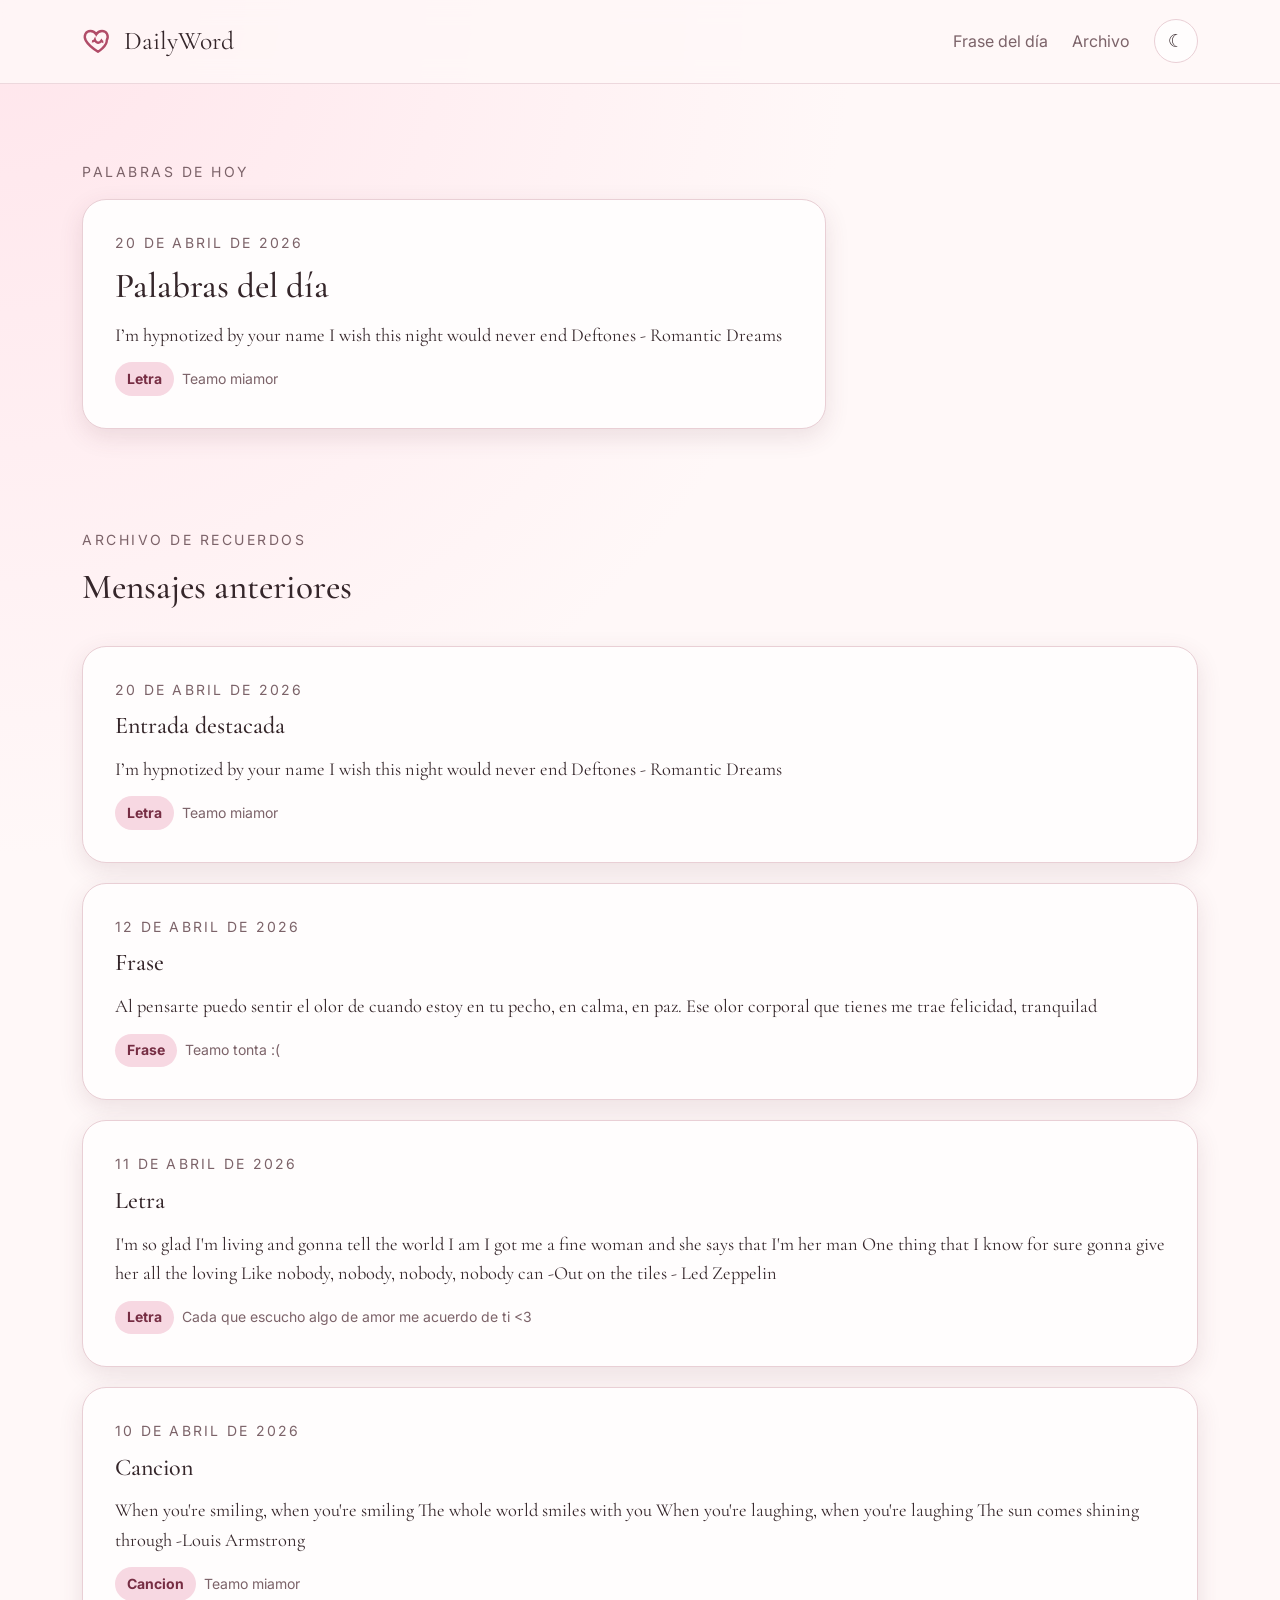
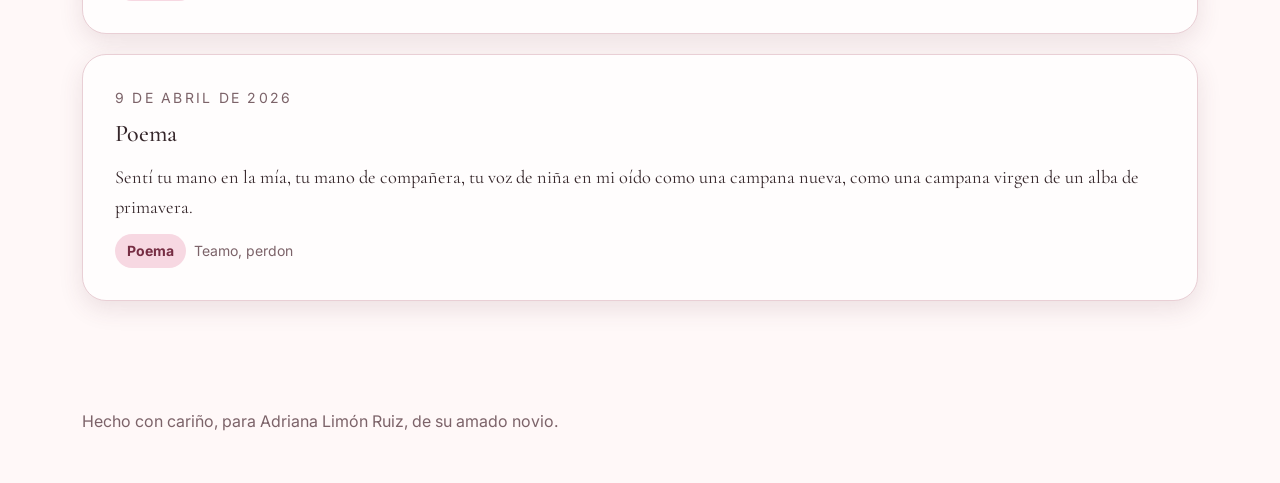
<file: index.html>
<!DOCTYPE html>
<html lang="es" data-theme="light">
<head>
  <meta charset="UTF-8" />
  <meta name="viewport" content="width=device-width, initial-scale=1.0" />
  <title>DailyWord</title>
  <meta name="description" content="Un rincón romántico donde guardar y publicar frases, poemas y letras cada día." />
  <meta property="og:title" content="DailyWord" />
  <meta property="og:description" content="Un rincón romántico donde guardar y publicar frases, poemas y letras cada día." />
  <meta property="og:type" content="website" />
  <link rel="preconnect" href="https://fonts.googleapis.com">
  <link rel="preconnect" href="https://fonts.gstatic.com" crossorigin>
  <link href="https://fonts.googleapis.com/css2?family=Cormorant+Garamond:wght@500;600;700&family=Inter:wght@400;500;600;700&display=swap" rel="stylesheet">
  <link href="https://cdn.jsdelivr.net/npm/bootstrap@5.3.3/dist/css/bootstrap.min.css" rel="stylesheet">
  <link rel="stylesheet" href="css/styles.css">
</head>
<body>
  <nav class="navbar navbar-expand-lg sticky-top">
    <div class="container py-2">
      <a class="navbar-brand" href="#hoy">
        <svg class="brand-mark" viewBox="0 0 24 24" fill="none" stroke="currentColor" stroke-width="1.8" aria-hidden="true">
          <path d="M12 20s-7-4.35-9.2-8.48C1.02 8.2 2.76 4.5 6.35 4.5c2.08 0 3.54 1.17 4.33 2.52.79-1.35 2.25-2.52 4.33-2.52 3.59 0 5.33 3.7 3.55 7.02C19 15.65 12 20 12 20Z"/>
          <path d="M7.5 12.2c1 .2 1.65-.2 2.15-1.15.45 1.45 1.2 2.2 2.35 2.28 1.02.08 1.78-.38 2.55-1.56.38.62.88.93 1.45.93"/>
        </svg>
        DailyWord
      </a>
      <button class="navbar-toggler" type="button" data-bs-toggle="collapse" data-bs-target="#navMenu" aria-controls="navMenu" aria-expanded="false" aria-label="Abrir navegación">
        <span class="navbar-toggler-icon"></span>
      </button>
      <div class="collapse navbar-collapse" id="navMenu">
        <ul class="navbar-nav ms-auto align-items-lg-center gap-lg-2">
          <li class="nav-item"><a class="nav-link" href="#hoy">Frase del día</a></li>
          <li class="nav-item"><a class="nav-link" href="#archivo">Archivo</a></li>
          <li class="nav-item ms-lg-2">
            <button class="theme-toggle" type="button" data-theme-toggle aria-label="Cambiar tema">
              <span aria-hidden="true">☾</span>
            </button>
          </li>
        </ul>
      </div>
    </div>
  </nav>

  <main id="contenido">
    <section class="section-pad" id="hoy">
      <div class="container">
        <div class="row g-4 align-items-start">
            <div>
              <p class="eyebrow">Palabras de hoy</p>
            </div>
          </div>

          <div class="col-lg-8">
            <article class="card-romantic mb-4">
              <div class="entry-date" id="featuredDate"></div>
              <h2 class="mb-3">Palabras del día</h2>
              <p class="entry-text" id="featuredText"></p>
              <div class="d-flex flex-wrap gap-2 align-items-center">
                <span class="entry-tag" id="featuredType"></span>
                <span class="helper" id="featuredSignature"></span>
              </div>
            </article>
          </div>
        </div>
      </div>
    </section>

    <section class="section-pad pt-0" id="archivo">
      <div class="container">
        <p class="eyebrow">Archivo de recuerdos</p>
        <div class="d-flex flex-column flex-md-row justify-content-between align-items-md-end gap-3 mb-4">
          <div>
            <h2>Mensajes anteriores</h2>
          </div>
        </div>
        <div class="timeline" id="timeline"></div>
      </div>
    </section>
  </main>

  <footer class="footer">
    <div class="container d-flex flex-column flex-md-row justify-content-between gap-2">
      <span>Hecho con cariño, para Adriana Limón Ruiz, de su amado novio.</span>
    </div>
  </footer>

  <script src="./notes.js"></script>
  <script>
    const timeline = document.getElementById('timeline');
    const featuredDate = document.getElementById('featuredDate');
    const featuredText = document.getElementById('featuredText');
    const featuredType = document.getElementById('featuredType');
    const featuredSignature = document.getElementById('featuredSignature');

    function formatSpanishDate(value) {
      const date = new Date(value + 'T12:00:00');
      return new Intl.DateTimeFormat('es-ES', {
        day: 'numeric',
        month: 'long',
        year: 'numeric'
      }).format(date);
    }

    function escapeHtml(text) {
      return text.replace(/[&<>\\"]/g, (match) => ({
        '&': '&amp;',
        '<': '&lt;',
        '>': '&gt;',
        '"': '&quot;'
      }[match]));
    }

    function renderFeatured() {
      if (!notes || !notes.length) return;
      const latest = notes[0];
      featuredDate.textContent = formatSpanishDate(latest.date);
      featuredText.textContent = latest.text;
      featuredType.textContent = latest.type;
      featuredSignature.textContent = latest.signature || 'Publicado por ti';
    }

    function renderTimeline() {
      if (!notes || !notes.length) {
        timeline.innerHTML = `
          <article class="card-romantic">
            <h3>Aún no hay entradas</h3>
            <p class="section-note mb-0">Añade tu primera frase en <code>notes.js</code>.</p>
          </article>
        `;
        return;
      }

      timeline.innerHTML = notes.map((note, index) => `
        <article class="card-romantic">
          <div class="entry-date">${formatSpanishDate(note.date)}</div>
          <h3>${index === 0 ? 'Entrada destacada' : note.type}</h3>
          <p class="entry-text">${escapeHtml(note.text)}</p>
          <div class="d-flex flex-wrap gap-2 align-items-center">
            <span class="entry-tag">${escapeHtml(note.type)}</span>
            <span class="helper">${escapeHtml(note.signature || 'Publicado por ti')}</span>
          </div>
        </article>
      `).join('');
    }

    renderFeatured();
    renderTimeline();

    const htmlRoot = document.documentElement;
    const toggle = document.querySelector('[data-theme-toggle]');
    let currentTheme = matchMedia('(prefers-color-scheme: dark)').matches ? 'dark' : 'light';

    htmlRoot.setAttribute('data-theme', currentTheme);
    toggle.innerHTML = currentTheme === 'dark' ? '☀' : '☾';

    toggle.addEventListener('click', () => {
      currentTheme = currentTheme === 'dark' ? 'light' : 'dark';
      htmlRoot.setAttribute('data-theme', currentTheme);
      toggle.innerHTML = currentTheme === 'dark' ? '☀' : '☾';
      toggle.setAttribute('aria-label', currentTheme === 'dark' ? 'Cambiar a modo claro' : 'Cambiar a modo oscuro');
    });
  </script>
  <script src="https://cdn.jsdelivr.net/npm/bootstrap@5.3.3/dist/js/bootstrap.bundle.min.js" defer></script>
</body>
</html>
</file>
<file: css/styles.css>
:root, [data-theme="light"] {
  --text-xs: clamp(0.75rem, 0.7rem + 0.25vw, 0.875rem);
  --text-sm: clamp(0.875rem, 0.8rem + 0.35vw, 1rem);
  --text-base: clamp(1rem, 0.95rem + 0.25vw, 1.125rem);
  --text-lg: clamp(1.125rem, 1rem + 0.75vw, 1.5rem);
  --text-xl: clamp(1.5rem, 1.2rem + 1.25vw, 2.25rem);
  --text-2xl: clamp(2rem, 1.2rem + 2.5vw, 3.5rem);

  --space-1: 0.25rem;
  --space-2: 0.5rem;
  --space-3: 0.75rem;
  --space-4: 1rem;
  --space-5: 1.25rem;
  --space-6: 1.5rem;
  --space-8: 2rem;

  --color-bg: #fff8f8;
  --color-surface: #fffdfd;
  --color-surface-2: #fff2f4;
  --color-border: #e9cfd5;
  --color-divider: #edd8dd;
  --color-text: #35262a;
  --color-text-muted: #7c6369;
  --color-text-inverse: #fff9fb;
  --color-primary: #b14c68;
  --color-primary-hover: #953b55;
  --color-primary-active: #762d43;
  --color-primary-highlight: #f7d8e2;

  --shadow-md: 0 8px 24px rgba(97, 50, 66, 0.12);
  --radius-md: 0.7rem;
  --radius-lg: 1rem;
  --radius-xl: 1.5rem;
  --radius-full: 9999px;

  --transition-interactive: 180ms cubic-bezier(0.16, 1, 0.3, 1);
  --font-display: 'Cormorant Garamond', Georgia, serif;
  --font-body: 'Inter', system-ui, sans-serif;
}

[data-theme="dark"] {
  --color-bg: #181214;
  --color-surface: #21191c;
  --color-surface-2: #2a2024;
  --color-border: #4a373e;
  --color-divider: #3d3035;
  --color-text: #f4e8eb;
  --color-text-muted: #c3aab0;
  --color-text-inverse: #24181c;
  --color-primary: #ee8cab;
  --color-primary-hover: #f4a2bc;
  --color-primary-active: #d86d8f;
  --color-primary-highlight: #442e36;
  --shadow-md: 0 8px 24px rgba(0, 0, 0, 0.35);
}

*,
*::before,
*::after {
  box-sizing: border-box;
}

html {
  -webkit-text-size-adjust: none;
  text-size-adjust: none;
  scroll-behavior: smooth;
  scroll-padding-top: 5rem;
}

body {
  margin: 0;
  min-height: 100dvh;
  font-family: var(--font-body);
  font-size: var(--text-base);
  line-height: 1.6;
  background: radial-gradient(circle at top left, rgba(255, 206, 220, 0.45), transparent 35%), var(--color-bg);
  color: var(--color-text);
}

img,
svg {
  display: block;
  max-width: 100%;
  height: auto;
}

a,
button,
input,
textarea,
select {
  transition: all var(--transition-interactive);
}

.navbar {
  backdrop-filter: blur(14px);
  background: rgba(255, 248, 248, 0.82) !important;
  border-bottom: 1px solid var(--color-divider);
}

[data-theme="dark"] .navbar {
  background: rgba(24, 18, 20, 0.82) !important;
}

.navbar-brand {
  font-family: var(--font-display);
  font-size: 1.6rem;
  color: var(--color-text) !important;
  display: flex;
  align-items: center;
  gap: 0.65rem;
}

.brand-mark {
  width: 2rem;
  height: 2rem;
  color: var(--color-primary);
}

.nav-link {
  color: var(--color-text-muted) !important;
  font-size: var(--text-sm);
}

.nav-link:hover,
.nav-link.active {
  color: var(--color-primary) !important;
}

.section-pad {
  padding: clamp(3rem, 6vw, 5rem) 0;
}

.section-note {
  color: var(--color-text-muted);
  max-width: 62ch;
}

.card-romantic {
  background: var(--color-surface);
  border: 1px solid var(--color-border);
  border-radius: var(--radius-xl);
  box-shadow: var(--shadow-md);
  padding: var(--space-8);
}

.eyebrow {
  letter-spacing: 0.18em;
  text-transform: uppercase;
  font-size: var(--text-xs);
  color: var(--color-text-muted);
  margin-bottom: var(--space-4);
}

h1,
h2,
h3 {
  font-family: var(--font-display);
  line-height: 1.08;
  margin: 0 0 var(--space-4);
}

h1 {
  font-size: var(--text-2xl);
}

h2 {
  font-size: var(--text-xl);
}

h3 {
  font-size: var(--text-lg);
}

.entry-date {
  font-size: var(--text-xs);
  letter-spacing: 0.16em;
  text-transform: uppercase;
  color: var(--color-text-muted);
  margin-bottom: var(--space-3);
}

.entry-text {
  font-size: 1.15rem;
  font-family: var(--font-display);
  color: var(--color-text);
  margin-bottom: var(--space-3);
}

.entry-tag {
  display: inline-flex;
  align-items: center;
  gap: 0.4rem;
  background: var(--color-primary-highlight);
  color: var(--color-primary-active);
  padding: 0.35rem 0.75rem;
  border-radius: var(--radius-full);
  font-size: var(--text-xs);
  font-weight: 700;
}

.timeline {
  display: grid;
  gap: 1.25rem;
}

.sticky-info {
  position: sticky;
  top: 6rem;
}

.list-clean {
  list-style: none;
  padding: 0;
  margin: 0;
  display: grid;
  gap: 0.8rem;
}

.list-clean li {
  padding-left: 1.4rem;
  position: relative;
  color: var(--color-text-muted);
}

.list-clean li::before {
  content: "❤";
  position: absolute;
  left: 0;
  top: 0;
  color: var(--color-primary);
}

.footer {
  padding: 2rem 0 3rem;
  color: var(--color-text-muted);
  font-size: var(--text-sm);
}

.theme-toggle {
  width: 44px;
  height: 44px;
  border-radius: 50%;
  border: 1px solid var(--color-border);
  display: grid;
  place-items: center;
  color: var(--color-text);
  background: var(--color-surface);
}

.theme-toggle:hover {
  background: var(--color-surface-2);
}

.helper {
  font-size: var(--text-xs);
  color: var(--color-text-muted);
}

.bton-color {
color: var(--color-primary);
}

@media (max-width: 991.98px) {
  .sticky-info {
    position: static;
  }
}
</file>
